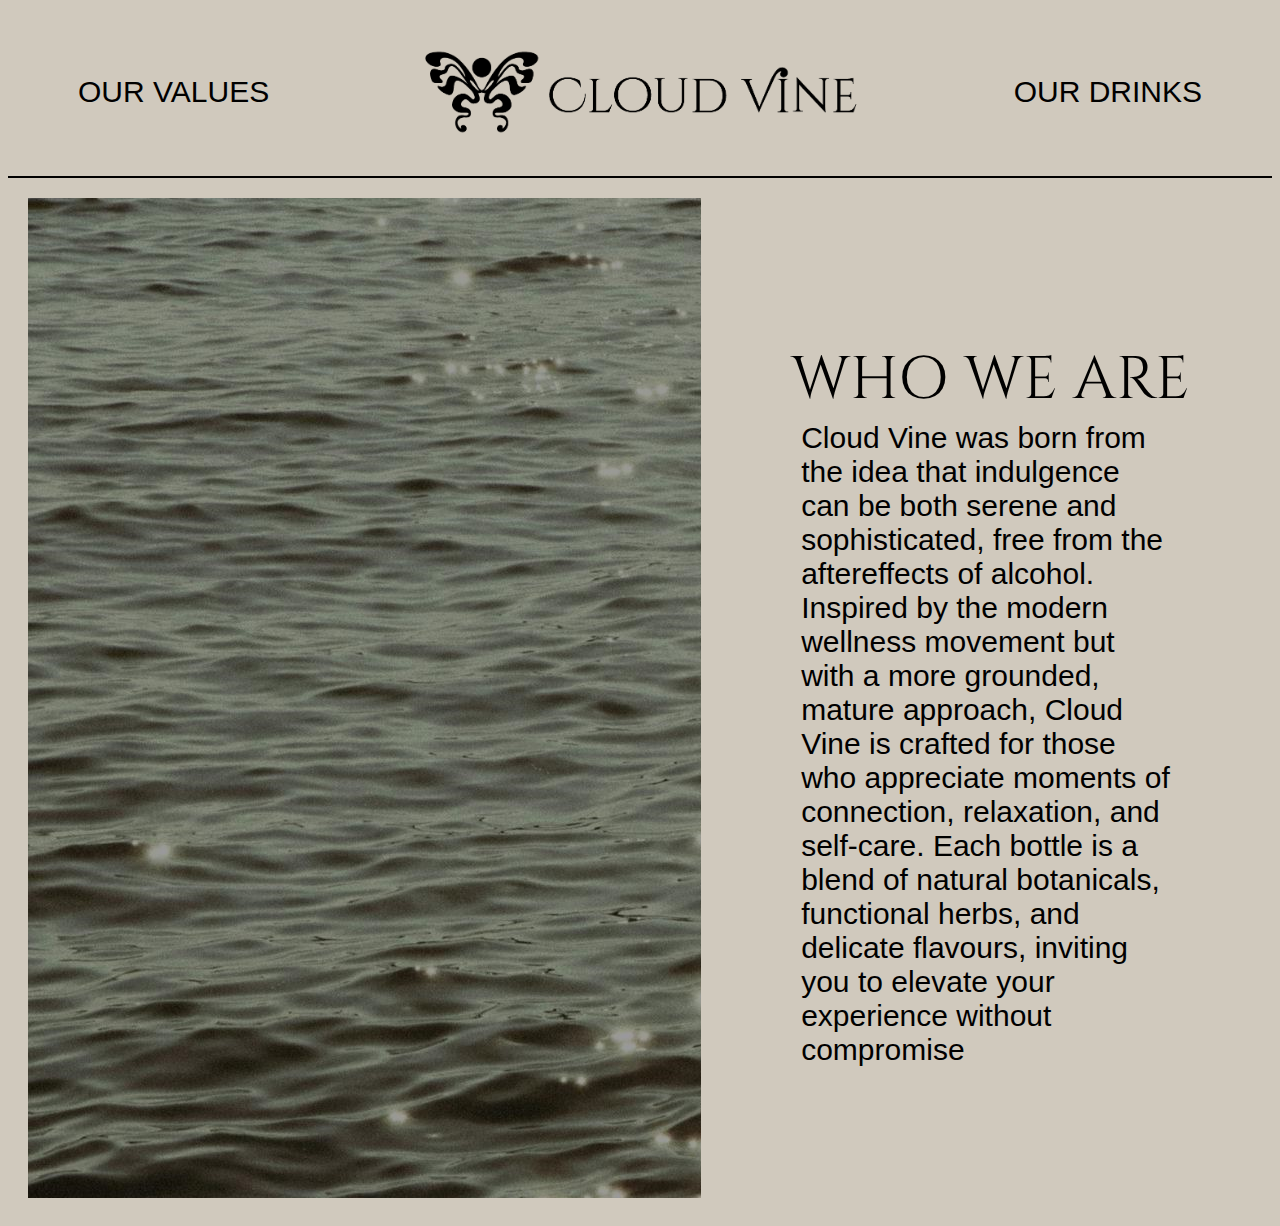
<file: index.html>
<!DOCTYPE html>
<html lang="en">
  <head>
    <meta charset="UTF-8">
    <meta name="viewport" content="width=device-width, initial-scale=1.0">
    <meta http-equiv="X-UA-Compatible" content="ie=edge">
    <title>Modern UI Features</title>
    <link rel="icon" href="images/favicon.png">
    <link rel="stylesheet" href="styles.css">
  </head>
  <body>
		<div class="navbar">
      <button id="value-button" onclick="location.href='values.html'">OUR VALUES</button>
      <img id="cvprimary" src="images/logo1.png" alt="cloud vine primary logo in black" onclick="location.href='index.html'">
      <button id="drinks-button" onclick="location.href='drinks.html'">OUR DRINKS</button>
    </div>

  <main>
    <div class="homepage-text">
      <h1>WHO WE ARE</h1>
      <p>Cloud Vine was born from the idea that indulgence can be both serene and sophisticated, free from the aftereffects of alcohol. Inspired by the modern wellness movement but with a more grounded, mature approach, Cloud Vine is crafted for those who appreciate moments of connection, relaxation, and self-care. Each bottle is a blend of natural botanicals, functional herbs, and delicate flavours, inviting you to elevate your experience without compromise</p>
    </div>

    <div class="image-container">
     <img src="images/home-image.jpg" alt="a bottle of cloud vine's serene citrus with the ocean in the background">
    </div>
  </main>
  <script src="javascript.js"></script>  
  </body>
</html>
</file>
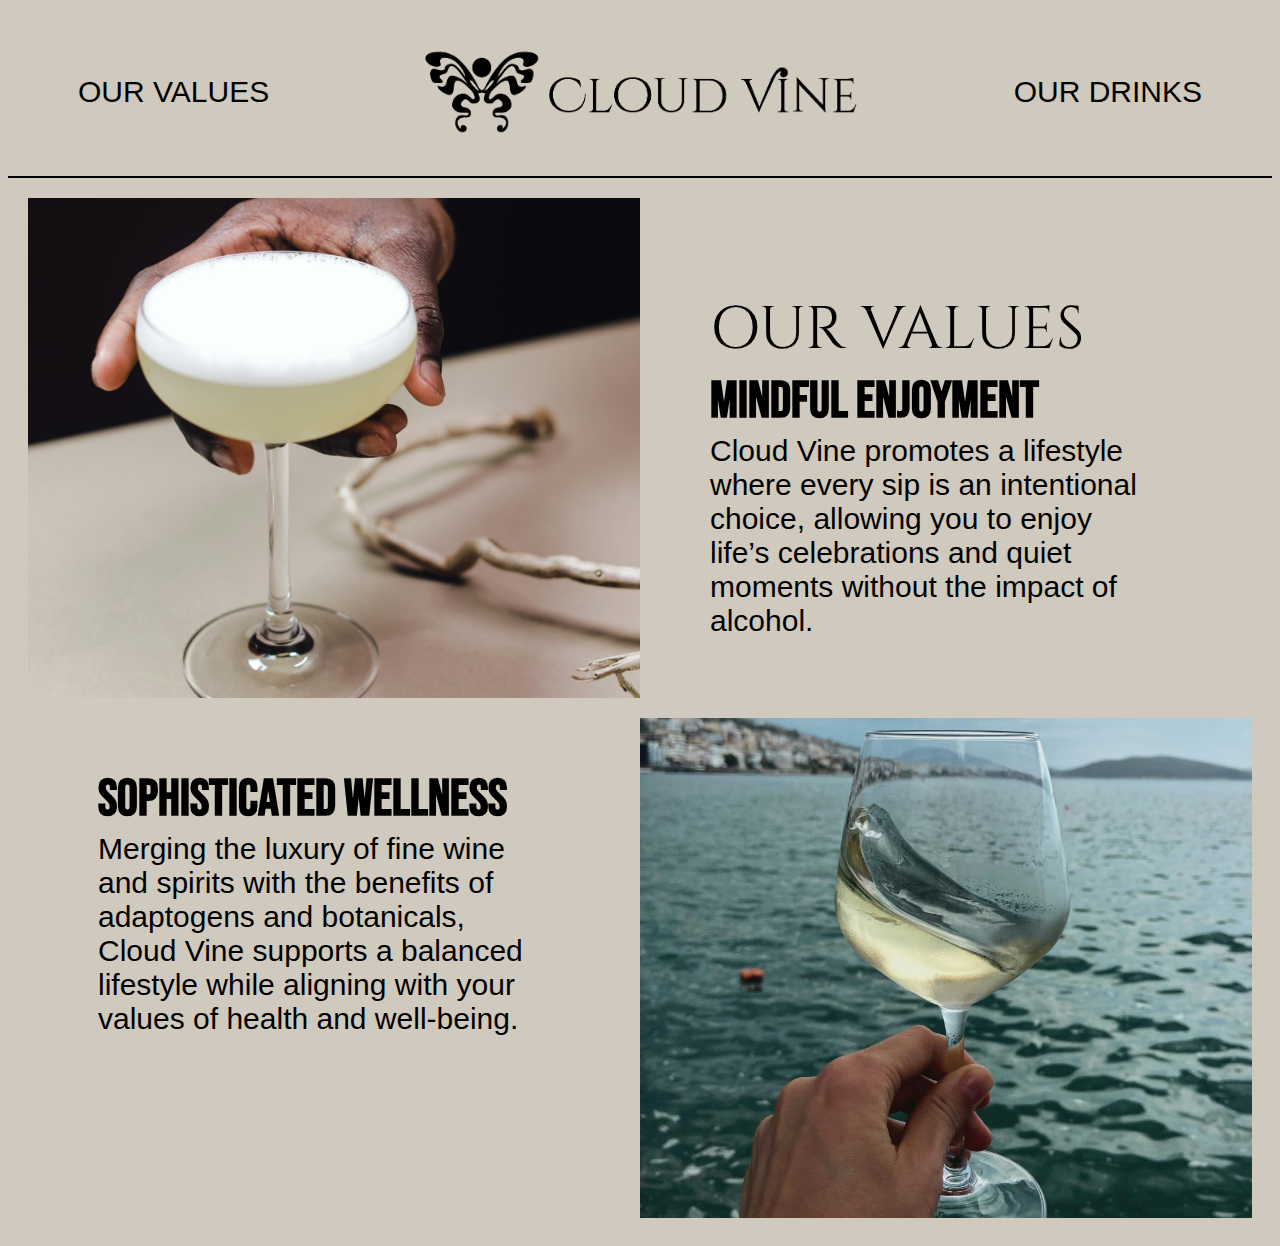
<file: values.html>
<!DOCTYPE html>
<html lang="en">
  <head>
    <meta charset="UTF-8">
    <meta name="viewport" content="width=device-width, initial-scale=1.0">
    <meta http-equiv="X-UA-Compatible" content="ie=edge">
    <title>Modern UI Features</title>
    <link rel="icon" href="images/favicon.png">
    <link rel="stylesheet" href="styles.css">
  </head>
  <body>
		<div class="navbar">
      <button id="value-button" onclick="location.href='values.html'">OUR VALUES</button>
      <img id="cvprimary" src="images/logo1.png" alt="cloud vine primary logo in black" onclick="location.href='index.html'">
      <button id="drinks-button" onclick="location.href='drinks.html'">OUR DRINKS</button>
    </div>

  <main class="main-value-container">
    <div class="mindful-value">
      <div id="mindful-text">
        <h1 id="our-values">OUR VALUES</h1>
        <h2>Mindful Enjoyment</h2>
        <p>Cloud Vine promotes a lifestyle where every sip is an intentional choice, allowing you to enjoy life’s celebrations and quiet moments without the impact of alcohol.</p>
      </div>
      <img id="mindful-pic" src="images/mindful.jpg" alt="a hand holding a cocktail glass">
    </div>

    <div class="wellness-value">
      <div id="wellness-text">
        <h2>Sophisticated Wellness</h2>
        <p>Merging the luxury of fine wine and spirits with the benefits of adaptogens and botanicals, Cloud  Vine  supports  a balanced lifestyle while aligning with your values of health and well-being.</p>
      </div>
      <img id="wellness-pic" src="images/wellness.jpg" alt="a hand holding a wine class filled with white wine with the ocean in the background">
    </div>
  </main>
  <script src="javascript.js"></script>  
  </body>
</html>
</file>
<file: styles.css>
@import url('https://fonts.googleapis.com/css2?family=Bebas+Neue&family=Cinzel:wght@400..900&family=Fascinate&family=Italiana&family=Shippori+Antique&display=swap');
@import url('https://fonts.googleapis.com/css2?family=Bebas+Neue&family=Cinzel:wght@400..900&family=Fascinate&family=Italiana&family=Shippori+Antique&display=swap');

*{
    box-sizing: border-box;
}

body{
    background-color: #d0c9bd;
}

.navbar {
    display:flex;
    justify-content: space-between;
    padding: 20px;
    border-bottom: 2px solid #000000;
}

#cvprimary{
    width: 500px;
    height: auto;
}

button{
    font-family: Arial, Helvetica, sans-serif;
    font-size: 30px;
    border: 0px;
    background-color: #d0c9bd;
    padding-left: 50px;
    padding-right: 50px;
}

main{
    display: flex; 
    justify-content: space-between; 
    flex-direction: row-reverse;
    align-items: center; 
    padding: 20px;
    gap: 20px; 
}

h1 {
    font-family: "Cinzel";
    font-weight: 400;
    font-size: 90px;
    padding-right: 30px;
    padding-left: 70px;
    margin-bottom: 0;
}

h2 {
    font-family: "Bebas Neue";
    font-size: 52px;
    padding-right: 30px;
    padding-left: 70px;
    margin-top: 0;
    margin-bottom: 0;
}

p{
    font-family: Arial, Helvetica, sans-serif;
    font-size: 30px;
    padding-right: 80px;
    padding-left: 80px;
    margin-top: 1px;
}

.image-container {
    width: 600px; 
    height: 1000px;
    overflow: hidden; 
    position: relative;
    min-width: 55%;
}

.main-value-container {
    display: flex;
    flex-direction: column;
    margin-right: 0;
    margin-left: 0;
}

.mindful-value{
    display: flex;
    flex-direction: row;
}

.wellness-value{
    display: flex;
    flex-direction: row;
}

#mindful-pic {
    width: 800px; 
    height: 800px;
    object-fit: cover; 
    object-position: center;
    min-width: 50%;
    order: 1;
}

#mindful-text {
    order: 2;
    padding-right: 300px;
    padding-top: 200px;

    p{
        padding-left: 70px;
    }
}

#wellness-pic {
    width: 800px; 
    height: 800px;
    object-fit: cover; 
    object-position: center;
    min-width: 50%;
}

#wellness-text {
    padding-right: 300px;
    padding-top: 200px;
    p{
        padding-left:70px;
    }
}

#our-drinks{
    display: flex;
    flex-direction: row;
    justify-content: center;
}

.drink-buttons{
    display: flex;
    flex-direction: row;
    justify-content: center;
    margin-top: 15px;
    
    button{
        background-color: #000000;
        color: #d0c9bd;
        margin: 10px;
        border-radius: 15px 15px 15px 15px;
    }
}


.cloud-vine-drinks {
    display: flex;
    flex-direction: row;

    #drink-image {
        /*width: 900px; 
        height: 900px;
        object-fit:contain; 
        object-position: center;
        min-width: 60%;
        padding-right: 0px;
        margin: 0;*/

        width: 800px; 
        height: 800px;
        object-fit:contain; 
        object-position: center;
        min-width: 50%;
    }
    
    .drink-text {
        display: flex;
        flex-direction: column;
        padding-top: 50px;
        padding-right: 500px;
    }
}










@media screen and (max-width: 1600px){
    h1{
        font-size: 60px;
    }

    #mindful-text{
        padding-right:30px;
        padding-top:50px;
    }

    #mindful-pic {
        width: 500px; 
        height: 500px;
    }

    #wellness-text{
        padding-right:30px;
        padding-top:50px;
    }

    #wellness-pic {
        width: 500px; 
        height: 500px;
    }

    .cloud-vine-drinks{
        display:flex;
        flex-direction:column;
        align-items: center;
    
    }
   
    .drink-buttons{
        display: flex;
        flex-direction: column;
        justify-content: center;
        margin-left: 350px;
        margin-right: 350px;
        width: 50%;
    }

    .drink-text {
        margin-left: 50px;
        text-align: left;
    }
    
    

}
   


@media screen and (max-width: 1200px){
    #mindful-text{
        padding-right:30px;
        padding-top:20px;
    }

    .drink-buttons{
        margin-left: 200px;
        margin-right: 350px;

    }
}

@media screen and (max-width: 900px){
    .main-value-container{
        display:flex;
        flex-direction: column;
    }

    h1{ 
        text-align: center;
    }

    h2{
        text-align:center;
    }

    p{
        text-align: center;
    }

    .mindful-value{
        display:flex;
        flex-direction:column;
        align-items: center;
    }
    
    #mindful-pic {
        order: 1;
    }

    #mindful-text {
        order: 2;
    }


    .wellness-value{
        display:flex;
        flex-direction:column;
        align-items: center;
    }

    .drink-buttons{
        margin-left: 200px;
        margin-right: 350px;

    }


}

@media screen and (max-width: 800px){
    .navbar{
        display:flex;
        flex-direction:column;
        padding-bottom: 0;
        align-items: center;
    }

    #cvprimary{
        width: 500px;
        height: auto;
    }

    #value-button{
        order: 2;
        padding-top: 20px;
        padding-bottom: 20px;
        font-size: 25px;
    }

    #drinks-button{
        order: 3;
        padding-top: 20px;
        padding-bottom: 20px;
        font-size: 25px;
    }

    main{
        display:flex;
        flex-direction:column;
        align-content: center;
    }

    .homepage-text{
        order: 2;
    }

    .image-container {
        width: 600px; 
        height: 800px;
        overflow: hidden; 
        position: relative;
        min-width: 55%;
    }

    h1{
        font-size: 60px;
        text-align: center;
        padding-left: 30px;
        padding-right: 30px;
    }

    p{
        padding-right: 30px;
        padding-left: 30px;
    }

    #mindful-pic {
        width: 600px; 
        height: 600px;
    }

    #wellness-pic {
        width: 600px; 
        height: 600px;
    }

    .drink-buttons{
        margin-left: 100px;
        margin-right: 350px;

    }
}

@media screen and (max-width: 400px){
    .navbar{
        display:flex;
        flex-direction:column;
        padding-bottom: 0;
        align-items: center;
    }

    #cvprimary{
        width: 200px;
        height: auto;
    }

    #value-button{
        order: 2;
        padding-top: 20px;
        padding-bottom: 20px;
        font-size: 20px;
    }

    #drinks-button{
        order: 3;
        padding-top: 15px;
        padding-bottom: 15px;
        font-size: 20px;
    }

    main{
        display:flex;
        flex-direction:column;
        align-content: center;
    }

    .homepage-text{
        order: 2;
    }

    .image-container {
        width: 200px; 
        height: 400px;
        overflow: hidden; 
        position: relative;
        min-width: 30%;
    }

    h1{
        font-size: 25px;
        text-align: center;
        padding-left: 55px;
        padding-right: 35px;
    }

    h2{
        font-size: 20px;
    }

    p{
        padding-right: 10px;
        padding-left: 10px;
        font-size: 15px;
    }

    #mindful-pic {
        width: 200px; 
        height: 200px;
    }

    #wellness-text {
        margin-left: 0;
        padding-left: 0px;
        padding-right: 30px;
    }

    #wellness-pic {
        width: 200px; 
        height: 200px;
    }
}
</file>
